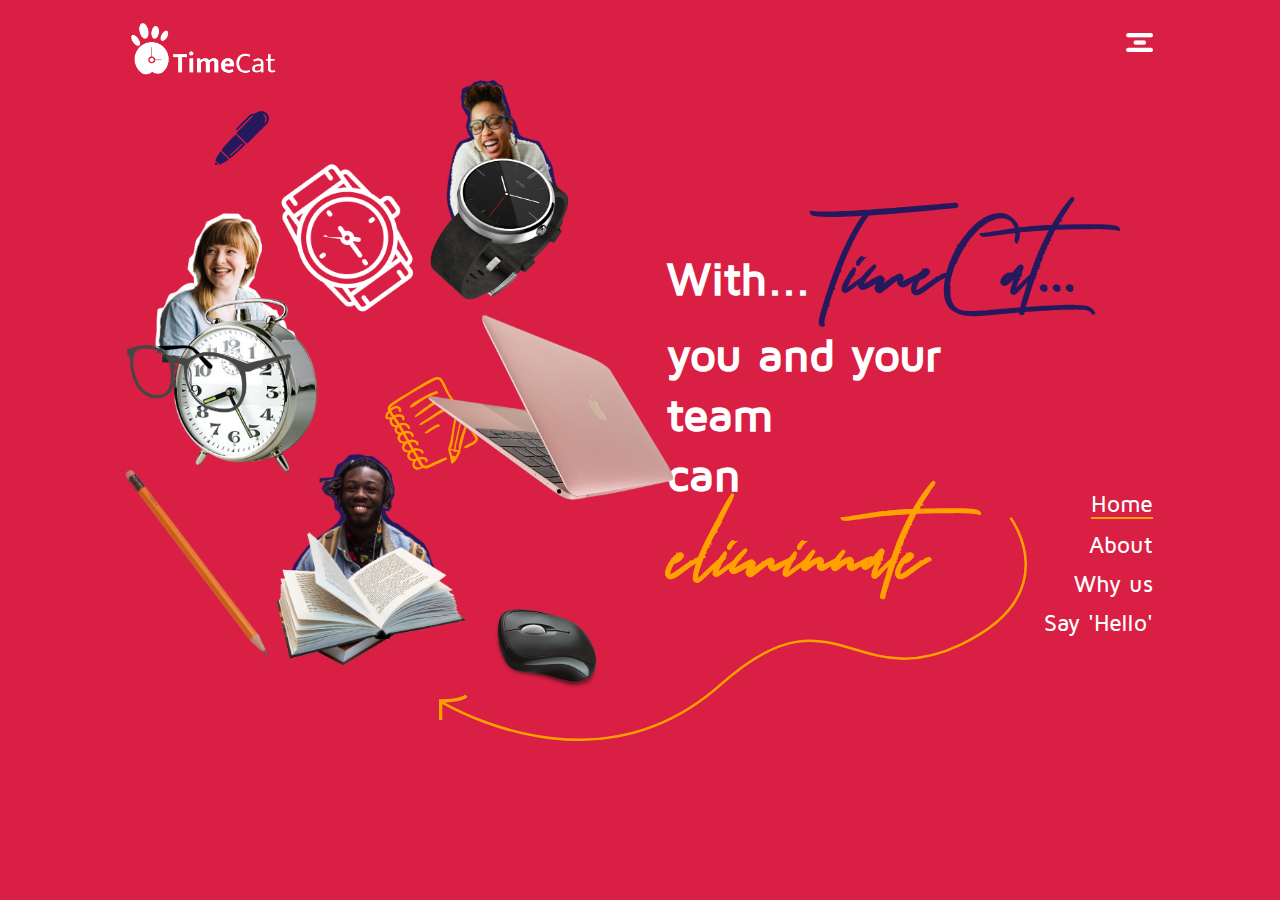
<file: home.html>
<!DOCTYPE html>
<html lang="en">
<head>
    <meta charset="UTF-8">
    <meta name="viewport" content="width=device-width, initial-scale=1.0">
    <meta http-equiv="X-UA-Compatible" content="ie=edge">
    <link rel="stylesheet" href="Style/Home.css">
    <title>Time Cat</title>
</head>
<body>
    <div class="container">
        <!-- header -->
        <div class="header">
            <div class="logo-div">
                <img class="logo" src="/Assets/images/Time cat.png" alt="logo">
            </div>
            <div>
                <a id="toggle" href="#"><img class="icon" src="/Assets/images/menu icon.png" alt="toggle"></a>
            </div>   
        </div>
        <!-- Body of content -->
        <div class="body_cont">
            <div class="img_div">
                <div class="secondImageDiv">
                    <img class="img-4 bounce" src="Assets/images/blue pen.svg" alt="blue pen">
                </div>
                <div class="firstImageDiv">
                    <img class="img-3 bounce" src="Assets/images/woman clck eye.png" alt="Woman and a clock">
                </div>
                <div class="thirdImageDiv">
                    <img class="img-5 bounce" src="Assets/images/wristwatch-svgrepo-com.png" alt="watch">
                </div>
                <div class="fourthImage">
                    <img class="img-6 bounce" src="Assets/images/woman and watch.png" alt="Woman and a watch">
                </div>
                <div class="fifthImageDiv">
                    <img class="img-7 bounce" src="Assets/images/pencil_PNG3861.png" alt="pencil">
                </div>
                <div class="sixthImageDiv">
                    <img class="img-8 bounce" src="Assets/images/Man and book.png"alt="Man and a book">
                </div>
                <div class="seventhImageDiv">
                    <img class="img-9 bounce"class="img-9" src="Assets/images/computer_mouse_PNG7668.png" alt="mouse">
                </div>
                <div class="tenthImageDiv">
                    <img class="img-12 bounce" src="Assets/images/yellow book.svg" alt="Yellow book">
                </div>
                <div class="eightImageDiv">
                    <img class="img-10 bounce" src="Assets/images/new_macbook__pink_95.png" alt=" mackbook">
                </div>
            </div>
            <div  id="home" class="text_div">
                <div id="change" class="second-section">
                    <h1><span class="with">With...</span><span class="font">TimeCat...</span><br> you and your team <br> can <span class="font-1">eliminnate</span></h1>
                </div>
                <div class="ninethImageDiv">
                    <img class="img-11"src="Assets/images/long arrow.svg" alt=" long arrow">
                </div>
            </div>
            <div class="nav">
                <div class="hide">
                    <a href="SignIn.html">Log in</a>
                </div>
                <div id="target" class="side-nav">      
                    <a class="nav-links active" href="home.html">Home</a>
                    <a class="link1" id="about" href="#">About</a>
                    <a class="link2" id="whyUs" href="#">Why us</a>
                    <a class="link3" id="hello" href="#">Say 'Hello'</a>
                </div>
                
            </div>
        </div>
    </div>
    <!-- Links to Jquerry cdn -->
    <script src="Js/jquery.min.js"></script>
    <script src="Js/custom.js"></script>
</body>
</html>
</file>
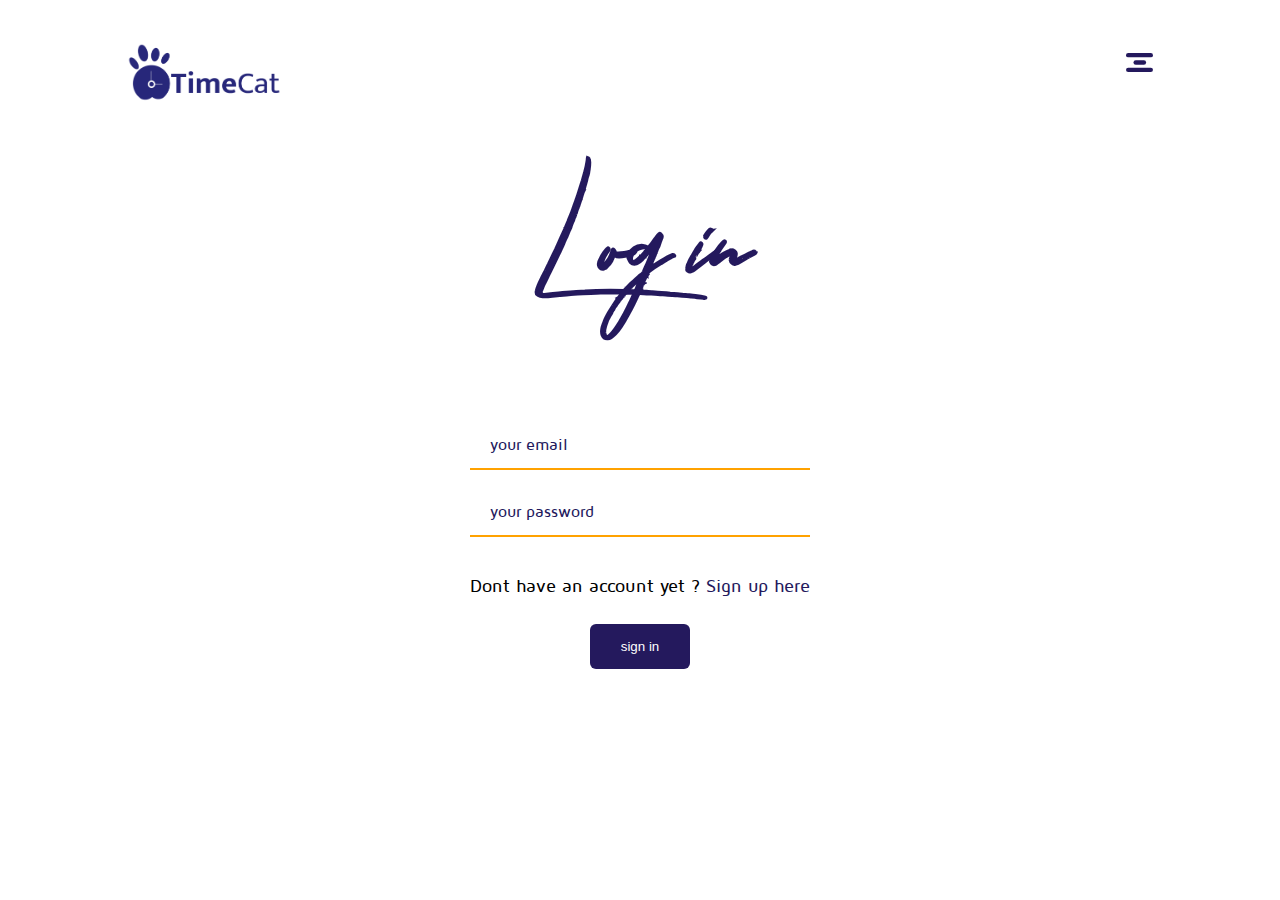
<file: SignIn.html>
<!DOCTYPE html>
<html lang="en">
<head>
    <meta charset="UTF-8">
    <meta name="viewport" content="width=device-width, initial-scale=1.0">
    <meta http-equiv="X-UA-Compatible" content="ie=edge">
    <link rel="stylesheet" href="/Style/signIn.css">
    <title>Time cat</title>
</head>
<body>
  <div class="container">
    <!-- header -->
    <div class="header">
        <div class="logo-div">
            <img class="logo" src="/Assets/images/Artboard 16.png" alt="logo">
        </div>
        <div>
            <a id="clickMe" href="#"><img class="icon" src="/Assets/images/menu icon blue.svg" alt="toggle"></a>
        </div>
    </div>
    <div class="body-content">
        <div class="hide">
            <a href="home.html">Home</a>
        </div>
      <div class="signInDiv">
        <form action="index.html">
            <h1 class="font">Log in</h1>
            <input type="email" placeholder="your email" required>
            <input type="password" placeholder="your password" required>
            <p>Dont have an account yet ?<a href="SignUp.html"> Sign up here</a></p>
            <input type="submit" value="sign in"> 
        </form>       
  </div>
  <!-- Link to my jquerry cdn -->
  <script src="Js/jquery.min.js"></script>
  <script src="Js/custom.js"></script>
</body>
</html>
</file>
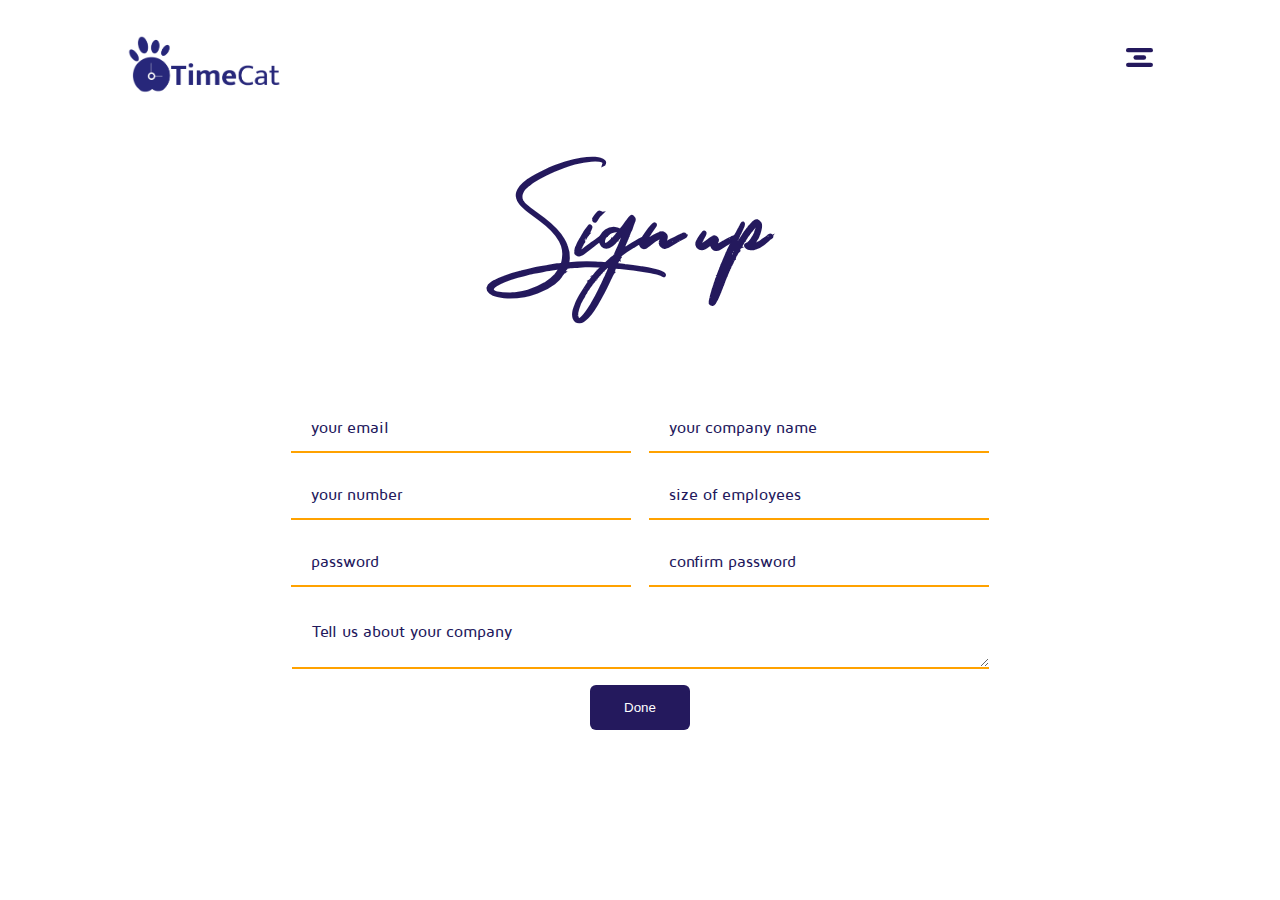
<file: SignUp.html>
<!DOCTYPE html>
<html lang="en">
<head>
    <meta charset="UTF-8">
    <meta name="viewport" content="width=device-width, initial-scale=1.0">
    <meta http-equiv="X-UA-Compatible" content="ie=edge">
    <link rel="stylesheet" href="/Style/signUp.css">
    <title>Time cat</title>
</head>
<body>
    <div class="container">
        <!-- header -->
        <div class="header">
            <div class="logo-div">
                <img class="logo" src="/Assets/images/Artboard 16.png" alt="logo">
            </div>
            <div>
                <a id="click" href="#"><img class="icon" src="/Assets/images/menu icon blue.svg" alt="toggle"></a>
            </div>
        </div>
        <div class="body-content">
        <div class="hide">
            <a href="home.html">Home</a>
        </div>
        <div class="signUpDiv">
        <form action="SignIn.html">
            <h1 class="font">Sign up</h1>
            <div>
                <input class="input" type="email" placeholder="your email" required>
                <input type="text" placeholder="your company name" required>
            </div>
            <div>
                <input class="input" type="phone" placeholder="your number" required>
                <input type="number" placeholder="size of employees" required>
            </div>
            <div>
                <input class="input" type="password" placeholder="password" pattern=".{8,16}" required title="Password must be between 8 and 16 characters" required>
                <input type="password" placeholder="confirm password" pattern=".{8,16}" required title="Password must be between 8 and 16 characters"required>
            </div>
            <textarea id="" cols="60" rows="2" placeholder="Tell us about your company" required></textarea>
            <input type="submit" value="Done">  
        </form>       
    </div> 
    <!-- links to my jquerry CDN -->
    <script src="Js/jquery.min.js"></script>
    <script src="Js/custom.js"></script>
</body>
</html>
</file>
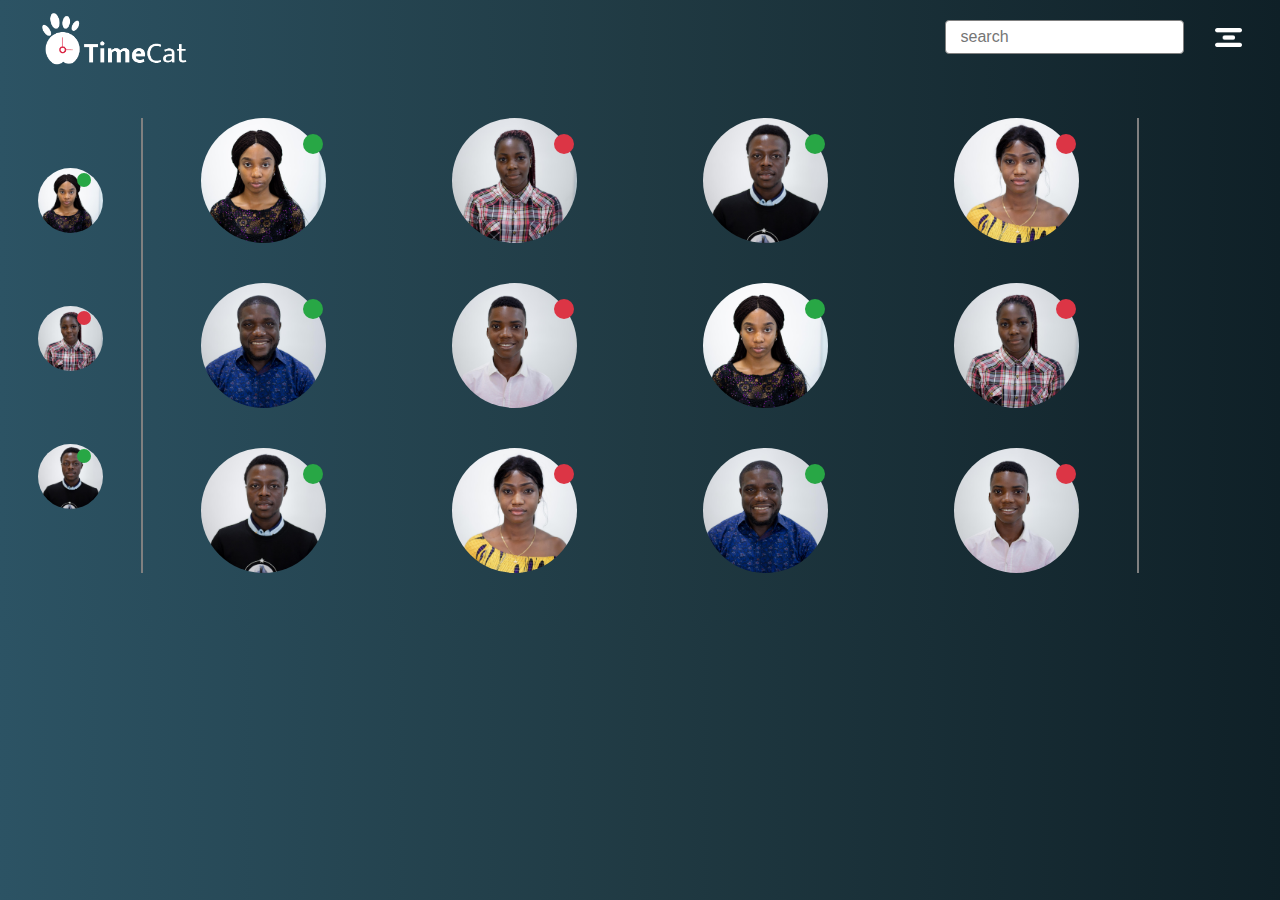
<file: TimeCat.html>
<!DOCTYPE html>
<html lang="en">
<head>
    <meta charset="UTF-8">
    <meta name="viewport" content="width=device-width, initial-scale=1.0">
    <meta http-equiv="X-UA-Compatible" content="ie=edge">
    <!-- Bootstrap -->
    <link rel="stylesheet" href="https://stackpath.bootstrapcdn.com/bootstrap/4.3.1/css/bootstrap.min.css" integrity="sha384-ggOyR0iXCbMQv3Xipma34MD+dH/1fQ784/j6cY/iJTQUOhcWr7x9JvoRxT2MZw1T" crossorigin="anonymous">
    <!-- my css -->
    <link rel="stylesheet" href="/Style/TimeCat.css">
    <title>Time Cat</title>
</head>
<body>
    <div class="header">
        <div class="logo-div">
            <img class="logo" src="/Assets/images/Time cat.png" alt="logo">
        </div>
        <div>
            <input type="text" placeholder="search">
            <a href="index.html"><img class="icon" src="/Assets/images/menu icon.png" alt="toggle"></a>
        </div>
   </div>
   <div class="wrapper">
       <!-- body -->
    <div class="row">
        <div class="col-md-1 container-1">
        <div class="side-1 damn">
                <a href="#modal" role="button" data-toggle="modal"><img class="side-img" src="/Assets/images/Emem.jpg" alt="Emem"></a>
                <span class="badge badge-success pulse side"><input class="none" type="radio"></span>
            </div>
            <div class="side-2 damn grid-2">
                <a href="#modal" role="button" data-toggle="modal"><img class="side-img" src="/Assets/images/Gift John.jpg" alt="Gift"></a>
                <span class="badge badge-danger pulse side"><input class="none" type="radio"></span>
            </div>
            <div class="side-3 damn">
                <a href="#modal" role="button" data-toggle="modal"><img class="side-img" src="/Assets/images/Israel.jpg" alt="Israel"></a>
                <span class="badge badge-success pulse side"><input class="none" type="radio"></span>
            </div>   
        </div>
        <div class="col-md-10">
        <div class="container-fluid">
            <div class="img-1 damn grid-1">
                <a href="#modal" role="button" data-toggle="modal"><img class="img" src="/Assets/images/Emem.jpg" alt="Emem"></a>
                <span class="badge badge-success pulse"><input class="none" type="radio"></span>
            </div>
            <div class="img-2 damn grid-2">
                <a href="#modal" role="button" data-toggle="modal"><img class="img" src="/Assets/images/Gift John.jpg" alt="Gift"></a>
                <span class="badge badge-danger pulse"><input class="none" type="radio"></span>
            </div>
            <div class="img-3 damn">
                <a href="#modal" role="button" data-toggle="modal"><img class="img" src="/Assets/images/Israel.jpg" alt="Israel"></a>
                <span class="badge badge-success pulse"><input class="none" type="radio"></span>
            </div>
            <div class="img-4 damn">
                <a href="#modal" role="button" data-toggle="modal"><img class="img" src="/Assets/images/Nike.jpg" alt="Nike"></a>
                <span class="badge badge-danger pulse"><input class="none" type="radio"></span>
            </div>
            <div class="img-5 damn">
                <a href="#modal" role="button" data-toggle="modal"><img class="img" src="/Assets/images/OJ.jpg" alt="Japheth"></a>
                <span class="badge badge-success pulse"><input class="none" type="radio"></span>
            </div>
            <div class="img-6 damn">
                <a href="#modal" role="button" data-toggle="modal"><img class="img" src="/Assets/images/Sammy.jpg" alt="Sammy"></a>
                <span class="badge badge-danger pulse"><input class="none" type="radio"></span>
            </div>
            <div class="img-7 damn">
                <a href="#modal" role="button" data-toggle="modal"><img class="img" src="/Assets/images/Emem.jpg" alt="Emem"></a>
                <span class="badge badge-success pulse"><input class="none" type="radio"></span>
            </div>
            <div class="img-8 damn">
                <a href="#modal" role="button" data-toggle="modal"><img class="img" src="/Assets/images/Gift John.jpg" alt="Gift"></a> 
                <span class="badge badge-danger pulse"><input class="none" type="radio"></span>
            </div>
            <div class="img-9 damn">
                <a href="#modal" role="button" data-toggle="modal"><img class="img" src="/Assets/images/Israel.jpg" alt="Israel"></a>
                <span class="badge badge-success pulse"><input class="none" type="radio"></span>
            </div>
            <div class="img-10 damn">
                <a href="#modal" role="button" data-toggle="modal"><img class="img" src="/Assets/images/Nike.jpg" alt="Nike"></a>
                <span class="badge badge-danger pulse"><input class="none" type="radio"></span>
            </div>
            <div class="img-11 damn">
                <a href="#modal" role="button" data-toggle="modal"><img class="img" src="/Assets/images/OJ.jpg" alt="japheth"></a>
                <span class="badge badge-success pulse"><input class="none" type="radio"></span>
            </div>
            <div class="img-12 damn">
                <a href="#modal" role="button" data-toggle="modal"><img class="img" src="/Assets/images/Sammy.jpg" alt="Sammy"></a>
                <span class="badge badge-danger pulse"><input class="none" type="radio"></span>
            </div>
        </div>
        <!-- Modal -->
        <div class="modal" tabindex="-1" role="dialog" id="modal">
            <div class="modal-dialog" role="document">
                <div class="modal-content">
                    <div class="modal-header">
                        <h5 class="modal-title">Security Questions</h5>
                        <button type="button" class="close" data-dismiss="modal" aria-label="Close">
                        <span aria-hidden="true">&times;</span>
                        </button>
                    </div>
                    <div class="modal-body">
                    <form action="">
                    <div class="form-group">
                        <h2>Welcome Japheth</h2>
                    <label for="exampleFormControlSelect1">Question</label>
                    <select class="form-control" id="exampleFormControlSelect1">
                        <option>when was your last birthday ?</option>
                        <option>What is your favorite colour</option>
                        <option>What is the name of your best-friend ?</option>
                        <option>What was your first pet name ? </option>
                        <option>What is your state of Origin ?</option>
                    </select>
                    </div>
                    <div class="form-group">
                        <label for="answerInput">Your answer</label>
                        <input type="text" class="form-control" id="textInput" placeholder="Your answer">
                    </div>
                    </form>
                </div>
                    <div class="modal-footer">
                        <button type="button" class="btn btn-primary">Save changes</button>
                        <button type="button" class="btn btn-secondary" data-dismiss="modal">Close</button>
                    </div>
                </div>
            </div>
         </div>
    </div>
    <script src="https://code.jquery.com/jquery-3.3.1.slim.min.js" integrity="sha384-q8i/X+965DzO0rT7abK41JStQIAqVgRVzpbzo5smXKp4YfRvH+8abtTE1Pi6jizo" crossorigin="anonymous"></script>
    <script src="https://cdnjs.cloudflare.com/ajax/libs/popper.js/1.14.7/umd/popper.min.js" integrity="sha384-UO2eT0CpHqdSJQ6hJty5KVphtPhzWj9WO1clHTMGa3JDZwrnQq4sF86dIHNDz0W1" crossorigin="anonymous"></script>
    <script src="https://stackpath.bootstrapcdn.com/bootstrap/4.3.1/js/bootstrap.min.js" integrity="sha384-JjSmVgyd0p3pXB1rRibZUAYoIIy6OrQ6VrjIEaFf/nJGzIxFDsf4x0xIM+B07jRM" crossorigin="anonymous"></script>
</body>
</html>
</file>
<file: Style/Home.css>
@font-face {
    font-family: TuesdayNight;
    src: url('../Assets/fonts/TuesdayNight-Regular.otf');
}
@font-face {
    font-family: myfont;
    src: url('../Assets/fonts/MavenPro-Medium.ttf');
}
body {
    background-color: #D91F43;
    width: 100%;
    margin: 0px;
    font-family: myfont;
    font-size: 23px;
    color: white;
    
}
.container {
    padding-top: 30px;
    margin-left: 127px;
    margin-right: 127px;
    height: auto;
}
.header {
    margin-bottom: 28px;
    display: flex;
    justify-content: space-between;
}
.icon{
    width: 27px;
}
.logo-div{
    margin-top: -10px;
}
.logo{
    width: 155px;
}
.body_cont {
    display: grid;
    grid-template-columns: 45% 40% 15%;
}
.img_div {
    height: 480px;
    position: relative;  
}
.img-1{
    width: 80px;
    height: 80px;
}
.img-2{
    width: 20px;
}
.img-3{
    width: 225px;
}
.firstImageDiv{
    position: absolute;
    top: 101px;
    
}
.secondImageDiv{
    position: absolute;
    left: 88px;
}
.img-4{
    width: 54px;
}
.thirdImageDiv{
    position: absolute;
    left: 138px;
    top: 35px;
}

.img-5{
    width: 172px;
}
.fourthImage{
    position: absolute;
    left: 281px;
    top: -53px;
}
.img-6{
    width: 176px;
}
.fifthImageDiv{
    position: absolute;
    left: -39px;  
    top: 358px ;
}
.img-7{
    width: 221px;
}
.sixthImageDiv{
    position: absolute;
    left: 124px;
    top: 306px;
}
.img-8{
    width:  275px;
}   
.seventhImageDiv{
    position: absolute;
    left: 338px;
    top: 460px;
}
.img-9{
    width: 160px;
}
.eightImageDiv{
    position: absolute;
    left: 252px;
    top: 171px;
}
.img-10{
    width: 338px;
}
.ninethImageDiv{
    position:relative;
    right: 228px;
    top: -123px;
}
.img-11{
    width: 588px;
}
.tenthImageDiv{
    position: absolute;
    top: 263px;
    left: 252px;
}
.img-12{
    width: 109px;
}
.text_div {
    color: white;
    box-sizing: border-box;
    padding-top: 80px;  
    line-height: 1.3;
    padding-left: 78px;  
}
.font{
    font-family: TuesdayNight;
    color: #24195D;
    font-size: 80px;
}
.font-1{
    font-family: TuesdayNight;
    color: #FFA200;
    font-size: 80px;
}
.side-nav {
    display: flex;
    flex-direction: column;
    align-items: flex-end;
    margin-top: 379px;
}
.hide{
    display: none;
    margin-left: 126px;
}
.btn{
    background-color: #24195D;
    margin-top: 21px;
    color: white;
    border-bottom: none !important;
    border-radius: 6px;
    outline: none;
    border: none;
    border: 1px solid #24195D;
    padding: 10px 20px;
    margin-left: 103px;
    cursor: pointer;
}
.hide a{
    text-decoration: none;
    color: white;
}
.side-nav a{
    text-decoration: none;
    color: white;
    margin-bottom: 12px;
}
.bounce{
    animation: pulse 5000ms;
    animation-timing-function: cubic-bezier(.5, 0.05, 1, .5);
    animation-iteration-count: infinite;
    animation-direction: alternate;
    animation-timing-function: linear;
}
@keyframes pulse{
    from {transform: translate3d(0, 0, 0); }
    to {transform: translate3d(0, 40px, 0); }
}
    
input{
    padding: 10px 20px;
    margin-bottom: 10px;
    width: 250px;
    background-color: transparent;
    outline: none;
    border: none;
    color: white;
    border-bottom: 2px solid #FFA200;
}
textarea{
    padding: 10px 20px;
    background-color: transparent;
    outline: none;
    border: none;
    color: white;
    border-bottom: 2px solid #FFA200;
    width: 250px;
}

::placeholder{
    color: white;
    font-family: myfont;
    font-size: 16px;
}
.active{
    border-bottom: 2px solid #FFA200;
}

@media only screen and (max-width: 720px){
    body{
        font-size: 16px;
    }
    .body_cont{
        grid-template-columns: 1fr;
        padding: 10px 14px 0;
        grid-template-areas: 
        " first "
        " second"
        "third";
    }
    .text_div{
        grid-area: third;
        text-align: center;
    }
    .nav{
        grid-area: second;
    }
    .img_div{
        grid-area: first;
    }
    .header{
        padding: 0 14px;
    }
    .img_div{
        left: 0;
    }
    .text-div{
        padding-left: 0;
    }
    .container{
        margin-left: 0;  
        width: 100%;   
        margin-top: 20px;
    }
    .logo{
        width: 109px;
    }
    .img-3{
        width: 152px;
    }
    .img-4{
        width: 29px;
        
    }
    .secondImageDiv{
        left: 64px;
        top: 49px;
    }
    .img-5{
        width: 95px;
    }
    .thirdImageDiv{
        left: 94px;
        top: 60px;
    
    }
    .img-6{
        width: 100px;
    }
    .fourthImage{
        left: 174px;
        top: 12px;
    }
    .eightImageDiv{
        left: 157px;
        top: 140px;
    }
    .img-10 {
        width: 179px;
    }
    .img-12 {
        width: 70px;
    }
    .tenthImageDiv{
        top: 185px;
        left: 149px;
    }
    .img-8{
        width: 135px;
    }
    .sixthImageDiv{
        left: 77px;
        top: 259px;
    }
    .img-7{
        width: 114px;
    }
    .fifthImageDiv{
        left: -18px;
        top: 275px;
    }
    .img-9{
        width: 80px;
    }
    .seventhImageDiv{
        left: 190px;
        top: 332px;
    }
    .text_div{
        padding-left: 0;
        padding-top: 0;
    }
    .font, .font-1{
        font-size: 30px;
    }
    .ninethImageDiv{
        display: none;
    }
    .side-nav{
        margin-top: 0;
        flex-direction: row; 
        justify-content: center;    
    }
    .side-nav a{
        margin-bottom: 0;
        margin-right: 10px;
        padding-bottom: 20px;
    }
    
}
@media only screen and (min-width: 721px) and (max-width: 1023px){
    .img-3{
        width: 152px;
    }
    .img-4{
        width: 29px;
        
    }
    .secondImageDiv{
        left: 64px;
        top: 49px;
    }
    .img-5{
        width: 95px;
    }
    .thirdImageDiv{
        left: 94px;
        top: 60px;
    
    }
    .img-6{
        width: 100px;
    }
    .fourthImage{
        left: 174px;
        top: 12px;
    }
    .eightImageDiv{
        left: 157px;
        top: 140px;
    }
    .img-10 {
        width: 179px;
    }
    .img-12 {
        width: 70px;
    }
    .tenthImageDiv{
        top: 185px;
        left: 149px;
    }
    .img-8{
        width: 135px;
    }
    .sixthImageDiv{
        left: 77px;
        top: 259px;
    }
    .img-7{
        width: 114px;
    }
    .fifthImageDiv{
        left: -18px;
        top: 275px;
    }
    .img-9{
        width: 80px;
    }
    .seventhImageDiv{
        left: 190px;
        top: 332px;
    }
    .text_div{
        padding-left: 0;
        padding-top: 0;
    }
    .font, .font-1{
        font-size: 30px;
    }
    .ninethImageDiv{
        display: none;
    }
    .side-nav{
        margin-top: 270px;
    }
}
@media only screen and(min-width: 1025px) and (max-width: 1040px){
    .container{
        padding: 0 37px;
        margin: 0; 
        margin-top: 20px; 
    }
    .font{
        font-size: 30px;
    }
    .font-1{
        font-size: 30px;
    }
    body{
        font-size: 16px;
    }
    .ninethImageDiv{
        display: none;
    }
    .text_div{
        padding-left:105px;
        margin-top: 50px;
    }
}
</file>
<file: Style/signIn.css>
/* font */
@font-face {
   font-family: TuesdayNight;
   src: url('../Assets/fonts/TuesdayNight-Regular.otf');
}
@font-face {
   font-family: myfont;
   src: url('../Assets/fonts/MavenPro-Medium.ttf');
}
/* body */
body {
   background-color: white;
   width: 100%;
   margin: 0px;
   font-family: myfont;
   font-size: 18px;
}
.font{
   font-family: TuesdayNight;
   color: #24195D;
   font-size: 100px;
   margin-top: 0;
}
.container {
   margin-top: 53px;
   margin-left: 127px;
   margin-right: 127px;
   height: auto;
   padding: 0px;
}
.header {
   margin-bottom: 50px;
   display: flex;
   justify-content: space-between;
}
.icon{
   width: 27px;
}
.logo-div{
   margin-top: -10px;
}
.logo{
   width: 155px;
}
.body-content{
   margin-top: -15px;
   position: relative;
}
.hide{
   position: absolute;
   right: 10px;
   display: none;
}
.hide a{
   text-decoration: none;
   color: #24195d;
   font-weight: bold;     
}
::placeholder{
   color: #24195d;
   font-family: myfont;
   font-size: 16px;
}
form{
   display: flex;
   flex-direction: column;
   justify-content: center;
   align-items: center;
}
form a{
   text-decoration: none;
   color: #24195D;
}
input{
   border: none;
   border-bottom: 2px solid #FFA200;
   padding: 15px 20px;
   outline: none;
   margin-bottom: 20px;
   width: 300px;
   
}
input[type=submit]{
   width: 100px;
   outline: none;
   background-color: #24195D;
   margin-top: 10px;
   color: white;
   border-bottom: none !important;
   border-radius: 6px;
}
h1{
   text-align: center;
}
 @media only screen and (max-width: 720px){
   .header{
      padding: 0 14px;
  }
  
  .container{
      margin-left: 0;  
      width: 100%;   
      margin-top: 20px;
  }
  .signInDiv{
   padding: 0 14px;
  }
  .logo{
      width: 109px;
  }
  input{
     width: 249px;
  }
 }
 @media only screen and (min-width: 721px) and (max-width: 1024px){

   .header{
      padding: 0 14px;
   }
   .container{
      margin-left: 0;
      margin-right: 0;

   }
 }
</file>
<file: Style/signUp.css>
@font-face {
    font-family: TuesdayNight;
    src: url('../Assets/fonts/TuesdayNight-Regular.otf');
 }
 @font-face {
    font-family: myfont;
    src: url('../Assets/fonts/MavenPro-Medium.ttf');
 }
 body {
    background-color: white;
    width: 100%;
    margin: 0px;
    font-family: myfont;
    font-size: 23px;
    color: white;
 }
 .font{
    font-family: TuesdayNight;
    color: #24195D;
    font-size: 100px;
    margin-top: 0;
 }
 .container {
    margin-top: 45px;
    margin-left: 127px;
    margin-right: 127px;
    height: auto;
    padding: 0px;
 }
 .header {
    margin-bottom: 40px;
    display: flex;
    justify-content: space-between;
 }
 .icon{
    width: 27px;
 }
 .logo-div{
    margin-top: -10px;
 }
 .logo{
    width: 155px;
 
 }
 .body-content{
    margin-top: -15px;
    position: relative;
 }
 .hide{
    position: absolute;
    right: 10px;
    display: none;
 }
 .hide a{
    text-decoration: none;
    color: #24195d;
    font-weight: bold;     
 }
 ::placeholder{
    color: #24195d;
    font-family: myfont;
    font-size: 16px;
}
 form{
    display: flex;
    flex-direction: column;
    justify-content: center;
    align-items: center;
 }
 input{
    border: none;
    border-bottom: 2px solid #FFA200;
    padding: 15px 20px;
    outline: none;
    margin-bottom: 20px;
    width: 300px;  
 }
 textarea{
    border: none;
    border-bottom: 2px solid #FFA200;
    padding: 15px 20px;
    outline: none;
    width: 657px;
 }
 input[type=submit]{
    width: 100px;
    outline: none;
    background-color: #24195D;
    margin-top: 16px;
    color: white;
    border-bottom: none !important;
    border-radius: 6px;
 }
 h1{
    text-align: center;
 }
 .input{
    margin-right: 10px;
 }
 @media only screen and (max-width: 720px){
    .header{
        padding: 0 14px;
    }
    
    .container{
        margin-left: 0;  
        width: 100%;   
        margin-top: 20px;
    }
    .logo{
        width: 109px;
    }
    textarea{
        width: 249px;
    }
    input{
        width: 249px;
    }
    .input{
        margin-right: 0;
    }
    .signUpDiv{
        padding: 0 14px;
        text-align: center;
    }
    
 }
 @media only screen and (min-width: 721px) and (max-width: 1024px){
    .container{
        margin: 45px 14px;
    }
    input, textarea{
         width: 699px;
     }
     .input{
         margin-right: 0;
     }
 }
</file>
<file: Style/TimeCat.css>
body{
    margin: 0;
    padding: 0;
    background: #0F2027;  /* fallback for old browsers */
    background: -webkit-linear-gradient(to right, #2C5364, #203A43, #0F2027);
    background: linear-gradient(to right, #2C5364, #203A43, #0F2027); 

}
.container-fluid{
    border-right: 2px solid grey;
    border-left: 2px solid grey;
    display: grid;
    justify-items: center;
    grid-template-columns: 1fr 1fr 1fr 1fr; 
    grid-gap: 40px;
    
}
.header {
    margin-bottom: 50px;
    display: flex;
    justify-content: space-between;
    padding: 0 38px;
    margin-top: 20px
}

.icon{
    width: 27px;
}
.logo-div{
    margin-top: -10px;
}
.logo{
    width: 155px;

}
.wrapper{
    margin: 48px 38px;
}
.container-1{
    display:  grid;
    grid-template-columns: 1fr;
    grid-gap: 10px;
    position: relative;
    margin-top: 50px;
    
}
.container-2{
    display: grid;
    grid-template-columns: 1fr;
    grid-gap: 10px;
    position: relative;
    margin-top: 50px;

}
.img{
    width: 125px;
    height: 125px;
    object-fit: cover;
    border-radius: 50%;
    cursor: pointer;
    -webkit-transition: all 0.5s ease-in-out;
    -moz-transition: all 0.5s ease-in-out;
    -o-transition: all 0.5s ease-in-out;
    -ms-transition: all 0.3s ease-in-out;
    transition: all 0.3s ease-in-out;
}
.side-img{
    width: 65px;
    height: 65px;
    object-fit: cover;
    border-radius: 50%;
    cursor: pointer;
    -webkit-transition: all 0.5s ease-in-out;
    -moz-transition: all 0.5s ease-in-out;
    -o-transition: all 0.5s ease-in-out;
    -ms-transition: all 0.3s ease-in-out;
    transition: all 0.3s ease-in-out;
    
}
/* Modal */
.close{
    outline: none !important;
}

.btn-primary{
    outline: none !important;
}
.side{
   right: 20px !important;
   top: 10px !important; 
   padding: 7px !important;
}
.damn:hover{
    -webkit-transform: scale(1.2);
    -moz-transform: scale(1.2);
    -o-transform: scale(1.2);
    -ms-transform: scale(1.2);
    transform: scale(1.1);
}
.damn {
    position: relative;
} 
.badge{
    position: absolute;
    top: 21px;
    right: 3px;
    border-radius: 50%;
    padding: 10px;
    margin-top: -5px;
}
.none{
    display: none;
}
input{
    margin-right: 27px;
    padding: 4px 15px;
    border-radius: 4px;
    outline: none;
    border: 1px solid #808080;

}
.pulse {
    animation-name: pulse;
    animation-duration: 5000ms;
    transform-origin:50% 50%;
    animation-iteration-count: infinite;
    animation-timing-function: linear;
}
@keyframes pulse{
    0% { transform: scale(1); }
    40% { transform: scale(1.20);}
    70% { transform: scale(1.05);}
    100% { transform: scale(1); }
}
</file>
